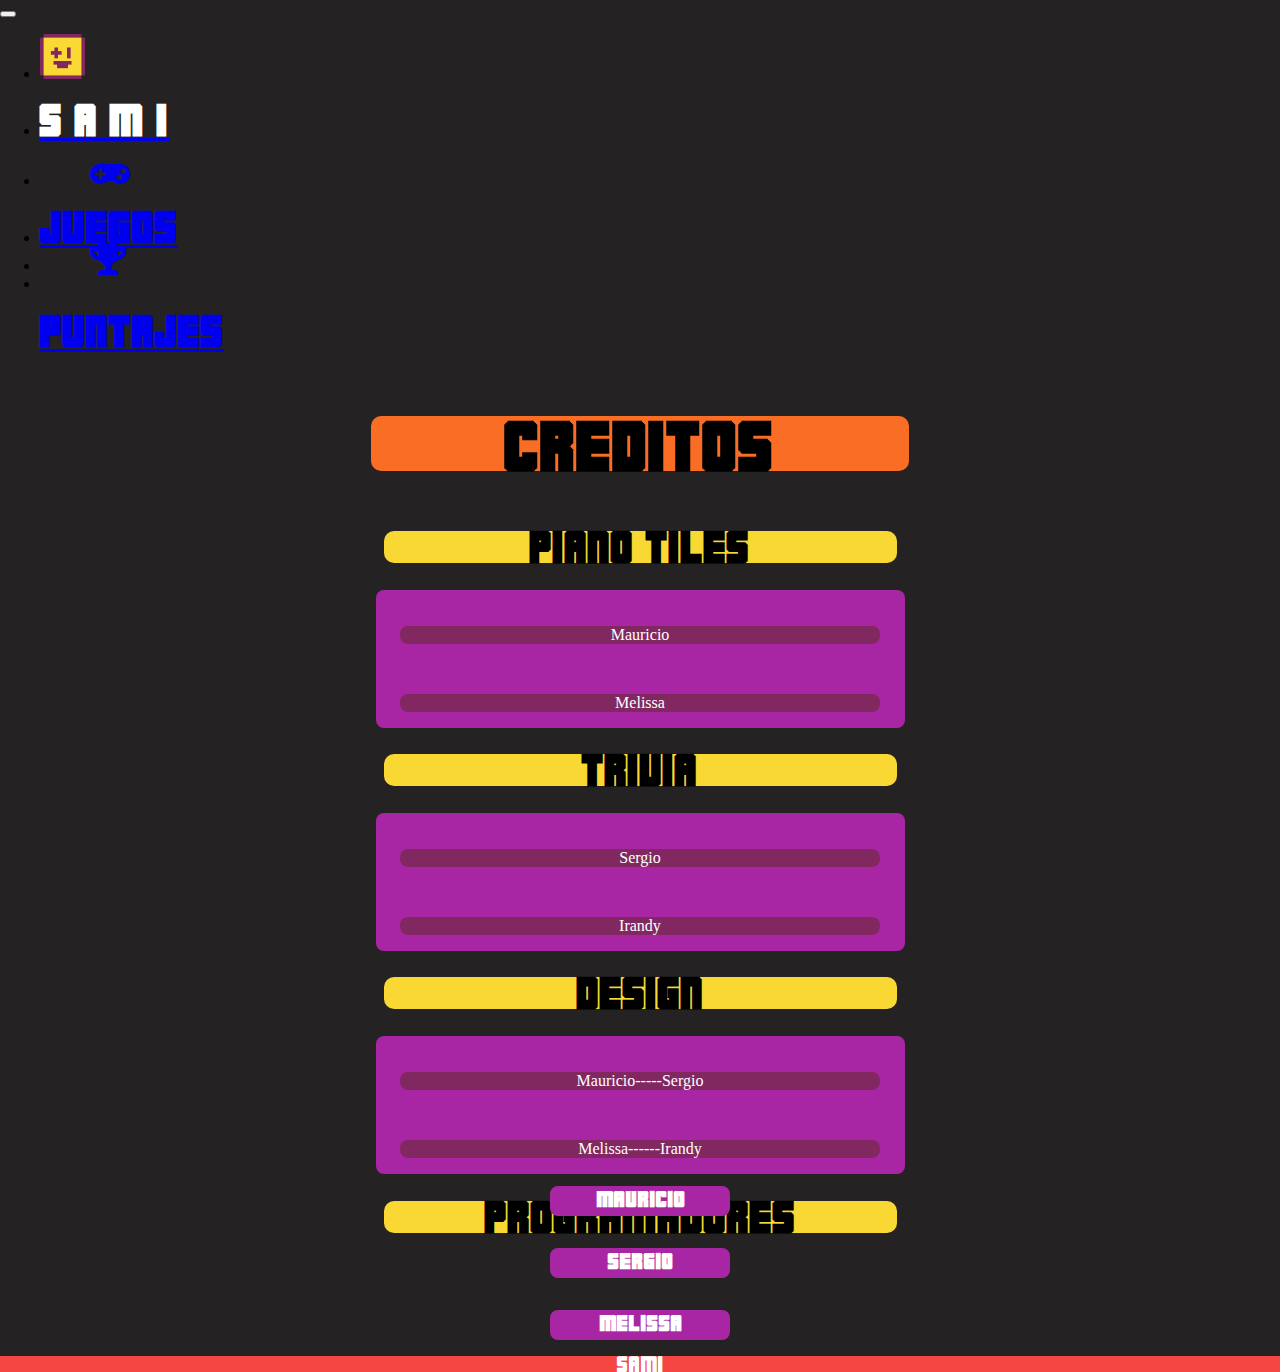
<file: templates/creditos.html>
<!DOCTYPE html>
<html lang="en">
<head>
    <meta charset="UTF-8">
    <meta http-equiv="X-UA-Compatible" content="IE=edge">
    <meta name="viewport" content="width=device-width, initial-scale=1.0">
    <link rel="icon" href="../statics/img/icon/favicon.png" type="image/png">
    <link href="https://cdn.jsdelivr.net/npm/bootstrap@5.0.1/dist/css/bootstrap.min.css" rel="stylesheet" integrity="sha384-+0n0xVW2eSR5OomGNYDnhzAbDsOXxcvSN1TPprVMTNDbiYZCxYbOOl7+AMvyTG2x" crossorigin="anonymous">
    <link rel="stylesheet" href="../libs/fontawesome-free-5.15.3-web/css/all.css">
    <link rel="stylesheet" href="https://cdnjs.cloudflare.com/ajax/libs/font-awesome/5.15.3/css/all.min.css">
    <link rel="stylesheet" href="../statics/styles/basics.css">
    <link rel="stylesheet" href="../statics/styles/creditos.css">
    <script src="../libs/bootstrap-5.0.1-dist/js/bootstrap.min.js"></script>
    <script src="../libs/jquery/jquery-3.6.0.min.js"></script>
    <title>Créditos</title>
</head>
<body>
  <nav id="navbar" class="navbar navbar-expand-xl navbar-light bg-danger"  style="padding: 0px;">
    <div class="container-xxl">
      <button class="navbar-toggler" type="button" data-bs-toggle="collapse" data-bs-target="#navbarNavDropdown" aria-controls="navbarNavDropdown" aria-expanded="false" aria-label="Toggle navigation">
        <span class="navbar-toggler-icon"></span>
      </button>
      <div class="collapse navbar-collapse" id="navbarNavDropdown">
        <ul class="navbar-nav">
          <li class="nav-item">
            <a class="nav-link active" aria-current="page" href="../index.html"><img src="../statics/img/icon/favicon.png" alt="Logo Sami Arcade" id="logo"></a>
          </li>
          <li class="nav-item">
            <a class="nav-link active" aria-current="page" href="../index.html" style="padding-right: 0px; padding-bottom: 0px;margin-right: 0px;"><h1  id="SAMI">S A M I</h1></a>
          </li>

          <li class="nav-item">
            <a class="nav-link active" aria-current="page" href="../templates/games.html" style="padding-right: 0px; padding-bottom: 0px; margin-left: 50px;"><i class="fas fa-gamepad fa-2x"></i></a>
          </li>
          <li class="nav-item">
            <a class="nav-link active" aria-current="page" href="../templates/games.html"  style="padding-right: 0px;  padding-bottom: 0px;  "><h1 class="barra">Juegos</h1></a>
          </li>

          <li class="nav-item">
            <a class="nav-link active" aria-current="page" href="../templates/puntajes.html" style="padding-right: 0px;  padding-bottom: 0px;margin-left: 50px; "><i class="fas fa-trophy fa-2x"></i></a>
          </li>
          <li class="nav-item">
            <a class="nav-link active" aria-current="page" href="../templates/puntajes.html" style="padding-left: 6px;  padding-bottom: 0px;  "><h1 class="barra">Puntajes</h1></a>
          </li>

        </ul>
      </div>
    </div>
  </nav>

    <div id="cont">
      <h1 id="titulo">CREDITOS</h1>
      <h2 class="subtitulo" id="piano">PIANO TILES</h2>
      <div id="c1">
        <div id="moradito1">
          <p>Mauricio</p><br><p>Melissa</p>
        </div>
      </div>
      <h2 class="subtitulo"id="trivia">TRIVIA</h2>
      <div id="c2">
        <div id="moradito2">
          <p>Sergio</p><br><p>Irandy</p>
        </div>
      </div>
      <h2 class="subtitulo" id="diseño">DESIGN</h2>
      <div id="c3">
        <div id="moradito3">
          <p>Mauricio-----Sergio</p>
          <br>
          <p>Melissa------Irandy</p>
        </div>
      </div>
      <h2 class="subtitulo" id="programadores">PROGRAMADORES</h2>
    </div>

    <div id="fotos">
      <div id="imgi">
        <img src="../statics/img/fotos/irandy.jpeg" alt="Irandy" >
      </div>
      <div  id="imgm">
        <img src="../statics/img/fotos/mauricio.jpeg" alt="Mauricio">
      </div>
      <div id="imgs">
        <img src="../statics/img/fotos/sergio.jpg" alt="Sergio" >
      </div>
      <div id="imgme">
        <img src="../statics/img/fotos/melisa.jpg" alt="Melissa" >
      </div>
    </div>
    
    <div id="morado">
      <h3 id="i">Irandy</h3>
      <h3 id="m">Mauricio</h3>
      <h3 id="s">Sergio</h3>
      <h3 id="me">Melissa</h3>
    </div>

    <div id="footer">SAMI</div>
    <script src="../dynamics/js/paletas.js"></script>
</body>
</html>
</file>
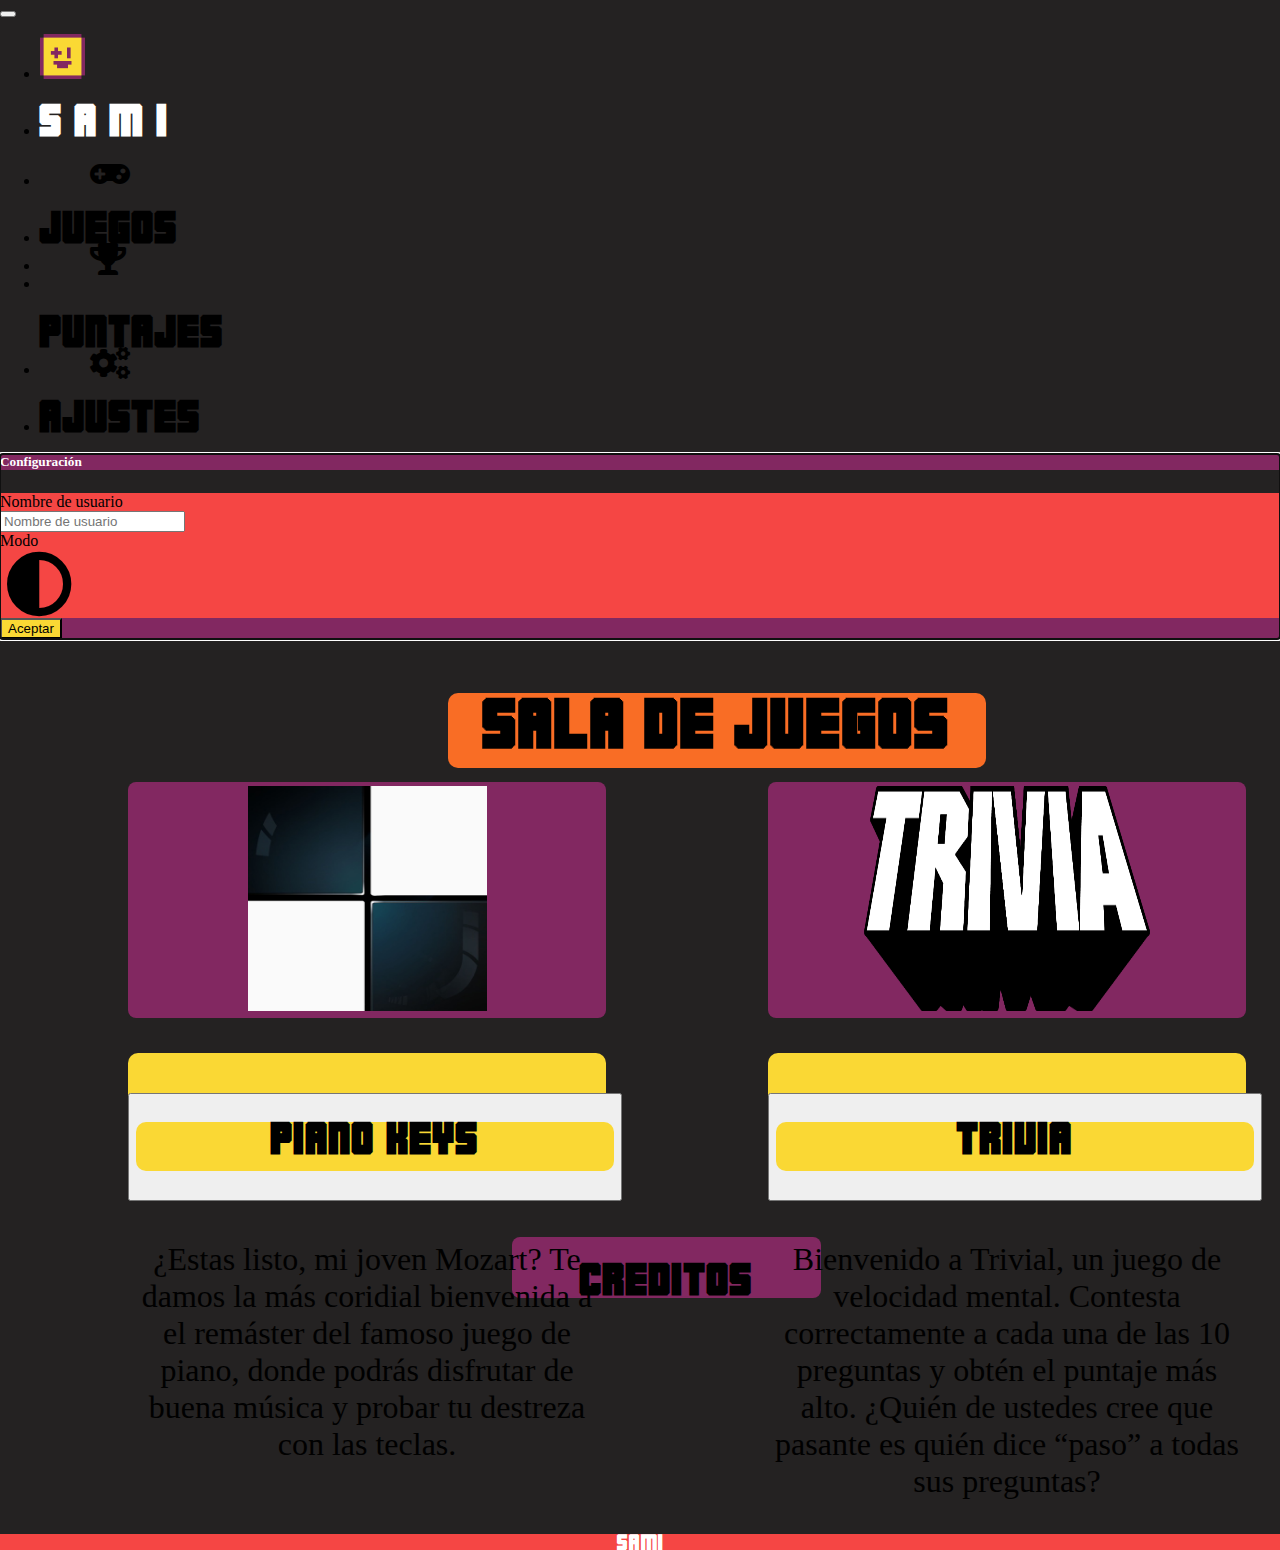
<file: templates/games.html>
<!DOCTYPE html>
<html lang="en">
<head>
    <meta charset="UTF-8">
    <meta http-equiv="X-UA-Compatible" content="IE=edge">
    <meta name="viewport" content="width=device-width, initial-scale=1.0">
    <link rel="icon" href="../statics/img/icon/favicon.png" type="image/png">
    <link href="https://cdn.jsdelivr.net/npm/bootstrap@5.0.1/dist/css/bootstrap.min.css" rel="stylesheet" integrity="sha384-+0n0xVW2eSR5OomGNYDnhzAbDsOXxcvSN1TPprVMTNDbiYZCxYbOOl7+AMvyTG2x" crossorigin="anonymous">
    <link rel="stylesheet" href="../libs/fontawesome-free-5.15.3-web/css/all.css">
    <link rel="stylesheet" href="https://cdnjs.cloudflare.com/ajax/libs/font-awesome/5.15.3/css/all.min.css">
    <link rel="stylesheet" href="../statics/styles/basics.css">
    <link rel="stylesheet" href="../statics/styles/game.css">
    <script src="../libs/bootstrap-5.0.1-dist/js/bootstrap.min.js"></script>
    <script src="../libs/jquery/jquery-3.6.0.min.js"></script>
    <title>Juegos</title>
</head>
    <body>
      <nav id="navbar" class="navbar navbar-expand-xl navbar-light bg-danger"  style="padding: 0px">
        <div class="container-xxl">
          <button class="navbar-toggler" type="button" data-bs-toggle="collapse" data-bs-target="#navbarNavDropdown" aria-controls="navbarNavDropdown" aria-expanded="false" aria-label="Toggle navigation">
            <span class="navbar-toggler-icon"></span>
          </button>
          <div class="collapse navbar-collapse" id="navbarNavDropdown">
            <ul class="navbar-nav">
              <li class="nav-item">
                <a class="nav-link active" aria-current="page" href="../index.html"><img src="../statics/img/icon/favicon.png" alt="Logo Sami Arcade" id="logo"></a>
              </li>
              <li class="nav-item">
                <a class="nav-link active" aria-current="page" href="../index.html" style="padding-right: 0px; padding-bottom: 0px;margin-right: 0px;"><h1  id="SAMI">S A M I</h1></a>
              </li>

              <li class="nav-item">
                <a class="nav-link active" aria-current="page" href="../templates/games.html" style="padding-right: 0px; padding-bottom: 0px; margin-left: 50px;"><i class="fas fa-gamepad fa-2x"></i></a>
              </li>
              <li class="nav-item">
                <a class="nav-link active" aria-current="page" href="../templates/games.html"  style="padding-right: 0px;  padding-bottom: 0px;  "><h1 class="barra">Juegos</h1></a>
              </li>

              <li class="nav-item">
                <a class="nav-link active" aria-current="page" href="../templates/puntajes.html" style="padding-right: 0px;  padding-bottom: 0px;margin-left: 50px; "><i class="fas fa-trophy fa-2x"></i></a>
              </li>
              <li class="nav-item">
                <a class="nav-link active" aria-current="page" href="../templates/puntajes.html" style="padding-left: 6px;  padding-bottom: 0px;  "><h1 class="barra">Puntajes</h1></a>
              </li>

              <li class="nav-item">
                <a id="iconAjust" class="nav-link active" aria-current="page" href="#" style="padding-right: 0px;  padding-bottom: 0px; margin-left: 50px;" data-bs-toggle="modal" data-bs-target="#staticBackdrop"><i class="fas fa-cogs fa-2x"></i></a>
              </li>
              <li class="nav-item">
                <a id="btnAjust" class="nav-link active" aria-current="page" href="#"  style="padding-right: 0px;  padding-bottom: 0px;" data-bs-toggle="modal" data-bs-target="#staticBackdrop"><h1 class="barra">Ajustes</h1></a>
              </li>
            </ul>
          </div>
        </div>
      </nav>

      <div class="modal fade" id="staticBackdrop" data-bs-backdrop="static" data-bs-keyboard="false" tabindex="-1" aria-labelledby="staticBackdropLabel" aria-hidden="true">
        <div class="modal-dialog">
          <div class="modal-content">
            <div class="modal-header">
              <h5 class="modal-title" id="staticBackdropLabel">Configuración</h5>
              <!---<button type="button" class="btn-close" data-bs-dismiss="modal" aria-label="Close"></button>----->
            </div>
              <div class="modal-body">
                <label for="nomUsuario">Nombre de usuario</label><br>
                <input id="nomUsuario" type="text" placeholder="Nombre de usuario" required>
                <br>
                <label id="modo" for="paleta">Modo</label><br>
                <button id="paleta" tabindex="0"><i class="fas fa-adjust fa-5x"></i></button>
              </div>
              <div class="modal-footer">
                <button id="cambiarUser" class="btn btn-secondary">Cambiar usuario</button>
                <button id="submitPalUser" class="btn btn-primary">Aceptar</button>
              </div>
          </div>
        </div>
      </div>
      <div id="cont">
        <h1 id="titulo">SALA DE JUEGOS</h1>
        <div id="cuadroJuego1">
          <a href="./piano.html"><img id="imgpiano" src="../statics/img/fotos/pianito.jpg" alt="Piano"></a>
        </div>
        <div class="accordion accordion-flush subtitulo esconder" id="piano">
          <div class="accordion-item">
            <h2 class="accordion-header" id="flush-headingOne">
              <button class="accordion-button collapsed bg-dark" type="button" data-bs-toggle="collapse" data-bs-target="#flush-collapseOne" aria-expanded="false" aria-controls="flush-collapseOne">
                <h2 class="subtitulo" id="piano">PIANO KEYS</h2>
              </button>
            </h2>
            <div id="flush-collapseOne" class="accordion-collapse collapse" aria-labelledby="flush-headingOne" data-bs-parent="#accordionFlushExample">
              <div class="accordion-body">¿Estas listo, mi joven Mozart? Te damos la más coridial bienvenida a el remáster del famoso juego de piano, donde podrás disfrutar de buena música y probar tu destreza con las teclas.</div>
            </div>
          </div>
        </div>
        <h2 class="subtitulo" id="piano">PIANO KEYS</h2>
        <div id="cuadroJuego2">
          <a href="./trivia.html"><img  id="imgtrivia" src="../statics/img/fotos/Trivia.png" alt="Piano"></a>
        </div>
        <div class="accordion accordion-flush subtitulo esconder" id="trivia">
          <div class="accordion-item">
            <h2 class="accordion-header" id="flush-headingTwo">
              <button class="accordion-button collapsed bg-dark" type="button" data-bs-toggle="collapse" data-bs-target="#flush-collapseTwo" aria-expanded="false" aria-controls="flush-collapseTwo">
                <h2 class="subtitulo" id="trivia">TRIVIA</h2>
              </button>
            </h2>
            <div id="flush-collapseTwo" class="accordion-collapse collapse" aria-labelledby="flush-headingTwo" data-bs-parent="#accordionFlushExample">
              <div class="accordion-body">Bienvenido a Trivial, un juego de velocidad mental. Contesta correctamente a cada una de las 10 preguntas y obtén el puntaje más alto. ¿Quién de ustedes cree que pasante es quién dice “paso” a todas sus preguntas?</div>
            </div>
          </div>
        </div>
        <h2 class="subtitulo"id="trivia">TRIVIA</h2>
        <a href="../templates/creditos.html" id="boton" ><h1>CREDITOS</h1></a>
      </div>
      <div id="footer">SAMI</div>
      <script src="../dynamics/js/games.js"></script>
    </body>
</html>
</file>
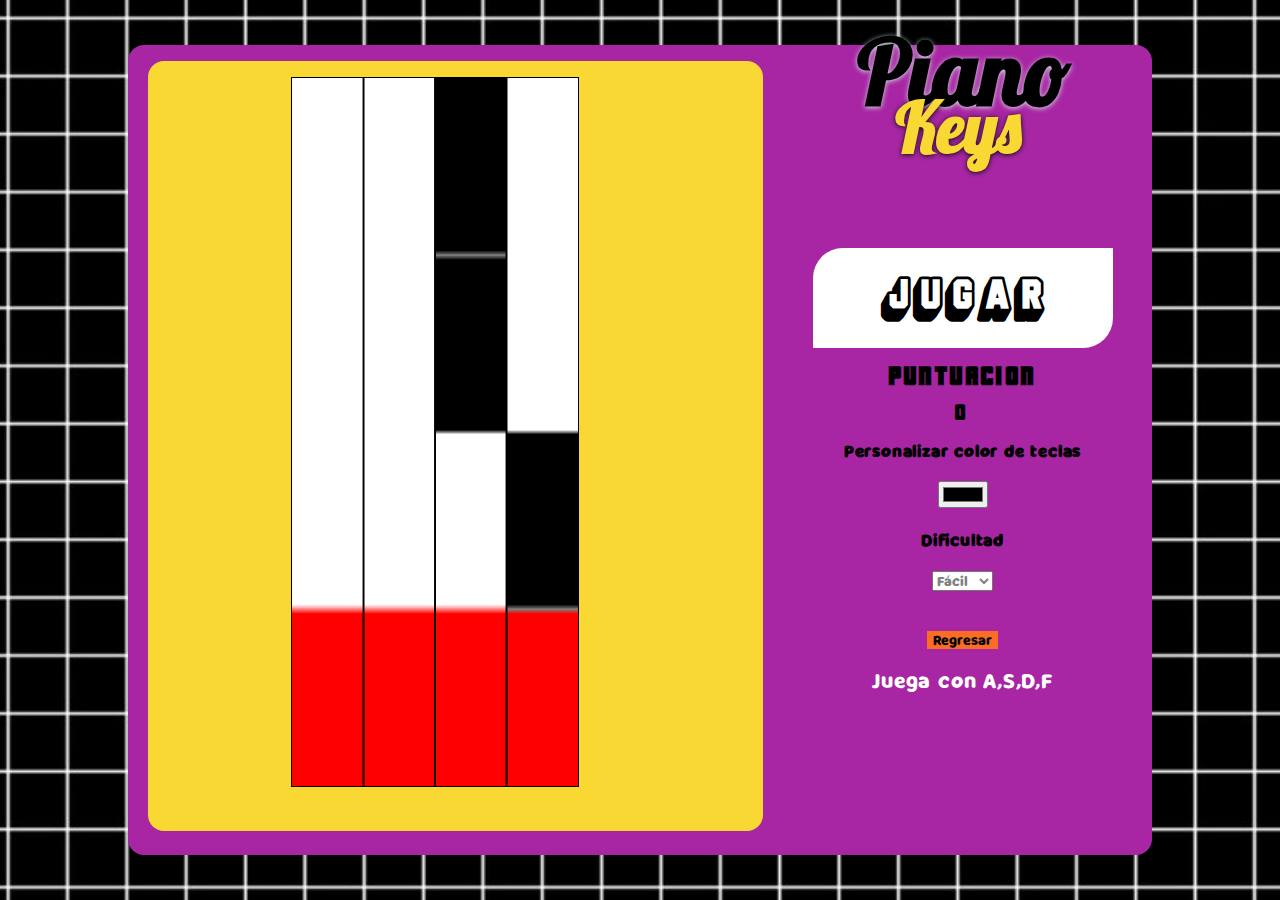
<file: templates/piano.html>
<!DOCTYPE html>
<html lang="es">
<head>
    <meta charset="UTF-8">
    <meta http-equiv="X-UA-Compatible" content="IE=edge">
    <meta name="viewport" content="width=device-width, initial-scale=1.0">
    <link rel="icon" href="../statics/img/icon/favicon.png" type="image/png">
    <link rel="stylesheet" href="../statics/styles/basics.css">
    <link rel="stylesheet" href="../statics/styles/piano.css">
    <script src="../libs/jquery/jquery-3.6.0.min.js"></script>
    <title>PianoKeys</title>
</head>
<body>
    <div id="juego">
        <h1 id="tituloJuego">Piano</h1> 
        <h1 id="prueba">Keys</h1>
        <div id="opciones">
            <div id="interno">
                <canvas id="piano"></canvas>
            </div>
            <div id="config">
                <button id="empezar" tabindex="1">JUGAR</button>
                <button id="reintentar">JUGAR DE NUEVO</button>
                <div id="puntuacion">
                    <h3>PUNTUACION</h3>
                    <span id="puntos">0</span>
                </div>
                <label for="input">
                    <h4>Personalizar color de teclas</h4>
                    <input type="color" name="color" id="color">
                </label>
                <label for="input">
                    <h4>Dificultad</h4>
                    <select id="dificultad">
                        <option value="F">Fácil</option>
                        <option value="M">Medio</option>
                        <option value="D">Difícil</option>
                    </select>
                </label>
                <label>
                    <br><br><br>
                    <a href="./games.html"><button id="regresar">Regresar</button></a>
                </label>
                <br><br>
                <span id="teclas">Juega con A,S,D,F</span>
            </div>
            <script src="../dynamics/js/piano.js"></script>
        </div>
    </div>
</body>
</html>
</file>
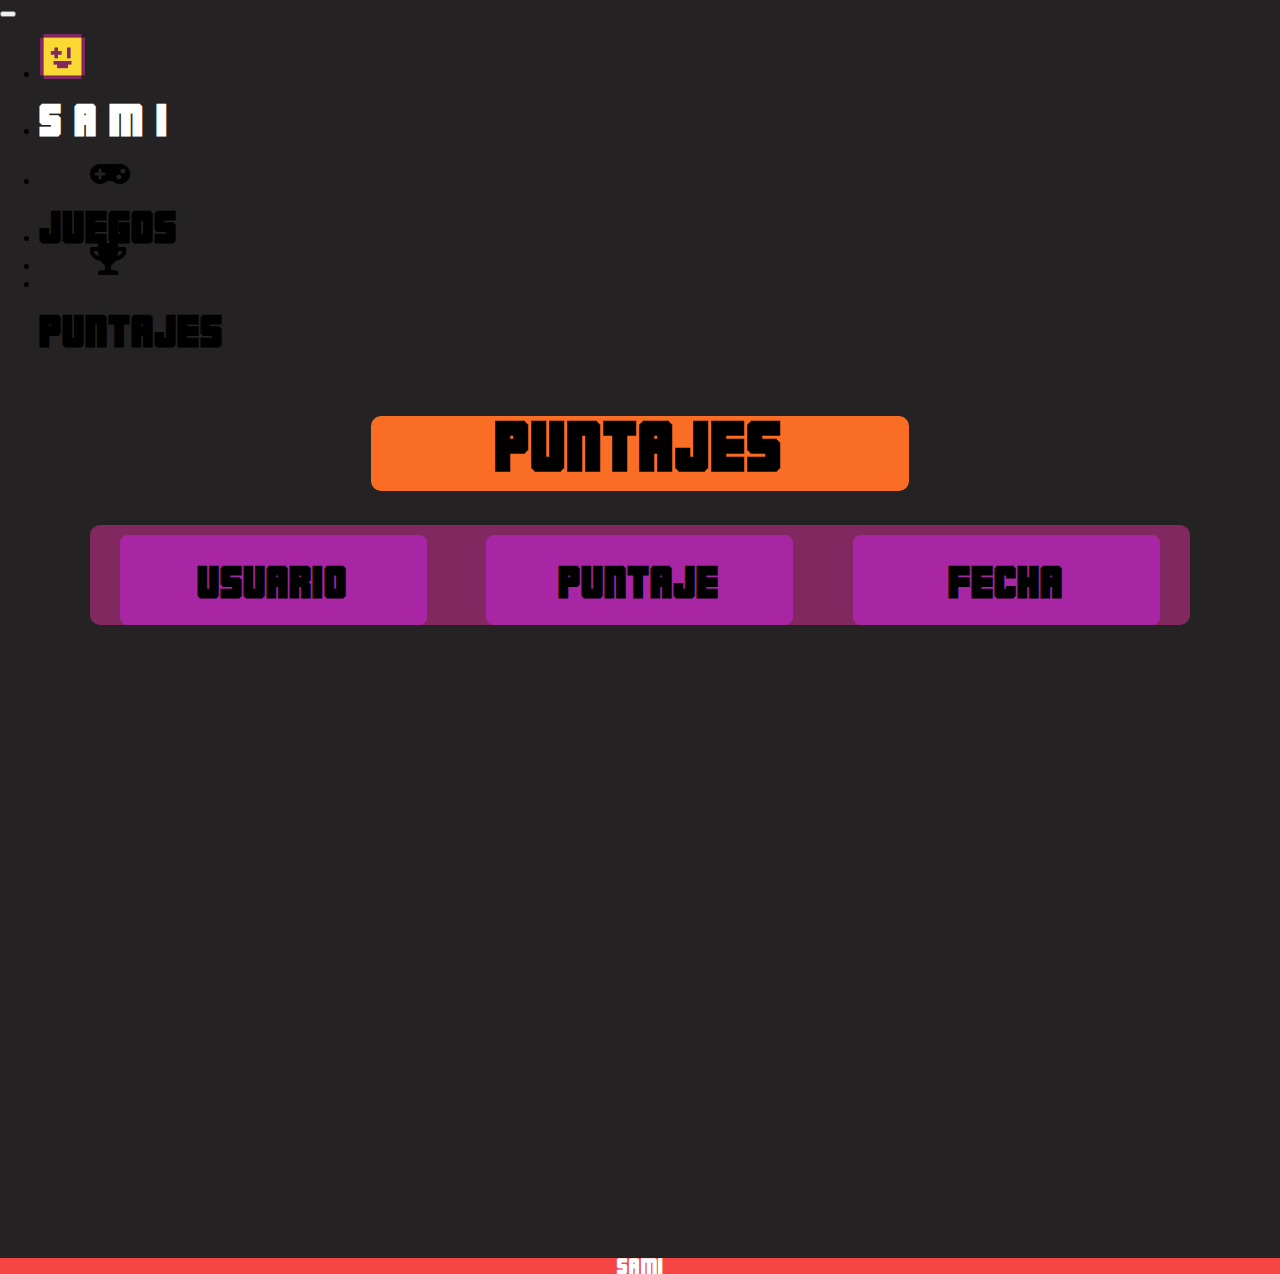
<file: templates/puntajes.html>
<!DOCTYPE html>
<html lang="en">
<head>
    <meta charset="UTF-8">
    <meta http-equiv="X-UA-Compatible" content="IE=edge">
    <meta name="viewport" content="width=device-width, initial-scale=1.0">
    <link rel="icon" href="../statics/img/icon/favicon.png" type="image/png">
    <link href="https://cdn.jsdelivr.net/npm/bootstrap@5.0.1/dist/css/bootstrap.min.css" rel="stylesheet" integrity="sha384-+0n0xVW2eSR5OomGNYDnhzAbDsOXxcvSN1TPprVMTNDbiYZCxYbOOl7+AMvyTG2x" crossorigin="anonymous">
    <link rel="stylesheet" href="../libs/fontawesome-free-5.15.3-web/css/all.css">
    <link rel="stylesheet" href="https://cdnjs.cloudflare.com/ajax/libs/font-awesome/5.15.3/css/all.min.css">
    <link rel="stylesheet" href="../statics/styles/basics.css">
    <link rel="stylesheet" href="../statics/styles/puntaje.css">
    <script src="../libs/bootstrap-5.0.1-dist/js/bootstrap.min.js"></script>
    <script src="../libs/jquery/jquery-3.6.0.min.js"></script>
    <title>Puntajes</title>
</head>
    <body>
      <nav id="navbar" class="navbar navbar-expand-xl navbar-light bg-danger"  style="padding: 0px">
        <div class="container-xxl">
          <button class="navbar-toggler" type="button" data-bs-toggle="collapse" data-bs-target="#navbarNavDropdown" aria-controls="navbarNavDropdown" aria-expanded="false" aria-label="Toggle navigation">
            <span class="navbar-toggler-icon"></span>
          </button>
          <div class="collapse navbar-collapse" id="navbarNavDropdown">
            <ul class="navbar-nav">
              <li class="nav-item">
                <a class="nav-link active" aria-current="page" href="../index.html"><img src="../statics/img/icon/favicon.png" alt="Logo Sami Arcade" id="logo"></a>
              </li>
              <li class="nav-item">
                <a class="nav-link active" aria-current="page" href="../index.html" style="padding-right: 0px; padding-bottom: 0px;margin-right: 0px;"><h1  id="SAMI">S A M I</h1></a>
              </li>

              <li class="nav-item">
                <a class="nav-link active" aria-current="page" href="../templates/games.html" style="padding-right: 0px; padding-bottom: 0px; margin-left: 50px;"><i class="fas fa-gamepad fa-2x"></i></a>
              </li>
              <li class="nav-item">
                <a class="nav-link active" aria-current="page" href="../templates/games.html"  style="padding-right: 0px;  padding-bottom: 0px;  "><h1 class="barra">Juegos</h1></a>
              </li>

              <li class="nav-item">
                <a class="nav-link active" aria-current="page" href="../templates/puntajes.html" style="padding-right: 0px;  padding-bottom: 0px;margin-left: 50px; "><i class="fas fa-trophy fa-2x"></i></a>
              </li>
              <li class="nav-item">
                <a class="nav-link active" aria-current="page" href="../templates/puntajes.html" style="padding-left: 6px;  padding-bottom: 0px;  "><h1 class="barra">Puntajes</h1></a>
              </li>

            </ul>
          </div>
        </div>
      </nav>

        <div id="cont">
            <h1 id="titulo">Puntajes</h1>
            <div id="tabla1">
                <div class="usuarioP"><h2>usuario</h2></div>
                <div class="puntajeP"><h2>Puntaje</h2></div>
                <div class="fechaP"><h2> FECHA</h2></div>
            </div>
        </div>
        <div id="footer">SAMI</div>
        <script src="../dynamics/js/paletas.js"></script>
        <script src="../dynamics/js/puntaje.js"></script>
    </body>
</html>
</file>
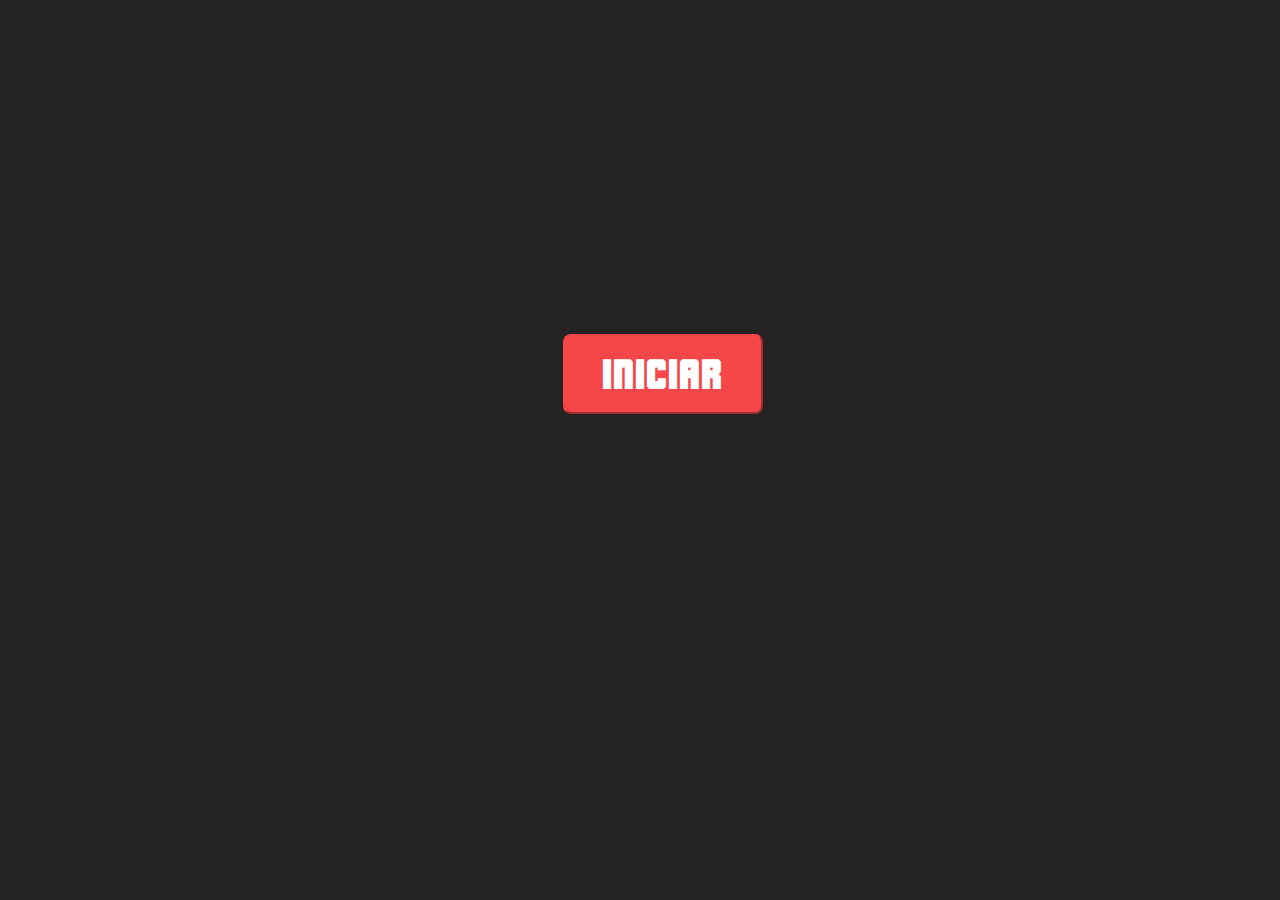
<file: templates/trivia.html>
<!DOCTYPE html>
<html>
  <head>
    <meta charset="utf-8">
    <meta name="viewport" content="width=device-width">
    <link rel="icon" href="../statics/img/icon/favicon.png" type="image/png">
    <title>Trivia</title>
    <link href="../statics/styles/trivia.css" rel="stylesheet" type="text/css" />
    <link rel="stylesheet" href="../statics/styles/basics.css">
  </head>
  <body>
    <input type="submit" id="inicio" value="iniciar">
    <div id="tiempo"></div>
    <div id="resultsbue"><h1>Preguntas buenas:</h1> 
     <div id="buenas"></div>
    </div><br><br>
    <div id="resultsmal"><h1>Preguntas malas:</h1> 
     <div id="malas"></div>
    </div>
    <div id="pregunta"></div>
    <div id="respuestas" class="container">
      <div id="res1" class="item"></div>
      <div id="res2" class="item"></div>
      <div id="res3" class="item"></div>
      <div id="res4" class="item"></div>
    </div>
    <div id="temae">
      <label for="tema" id="vamos"><h1>¡Vamos, Escoge un tema para inicar!</h1></label><br><br>
        <select name="tema" id="tema">
          <option value="ocio">Ocio y Cultura</option>
          <option value="historia">Historia</option>
          <option value="mate">Matemáticas</option>
          <option value="C">Programación en lenguaje C</option>
        </select>
    </div>
    <div>
      <a id="Regreso" href="../templates/games.html">REGRESAR</a>
    </div>
    <script src="../dynamics/js/trivia.js"></script>
  </body>
</html>
</file>
<file: statics/styles/basics.css>
/*=FUENTES
---------------------------------------------*/
/*ESPECIALES*/
@font-face {
    font-family:"m23";
    src: url("../fonts/m23.TTF");
}
@font-face {
    font-family: "Happy";
    src: url("../fonts/MilkyNice.otf");
}
@font-face {
    font-family: "Shadow";
    src: url("../fonts/Deep\ Shadow.ttf");
}
@font-face {
    font-family: "Lobster";
    src: url("../fonts/Lobster-Regular.ttf");
}
/*=COLORES
---------------------------------------------*/
:root{
    --rojo: #F54644;
    --amarillo: #FAD834;
    --naranja: #F96D25;
    --morado2: #822861;
    --morado1: #A826A4;
    --blanco: white;
}
body{
    background-color: #242222;
    margin: 0;
}

h1{
    font-family:"m23";
}
h2{
    font-family:"m23";
}
#trofeo{
    width: 45px;
    height: 45px;
}
#SAMI{
    font-family:"m23";
    font-size:32px;
    color: white;
}
.barra{
    font-size:32px;
    margin-bottom: 0%;
}
#SAMI:hover{
    color: var(--amarillo);
}
.barra:hover,i:hover, #boton:hover{
    color: white;
}
#logo:hover{
    width: 50px;
    height: 50px;
    padding-top: 0px;
    padding-bottom: 0px;
}
#titulo{
    font-size:50px;

    height: 70px;
    width: 538px;
    padding-top: 5px;
    background-color: var(--naranja);
    border-radius: 10px;

    grid-column-start: 8;
    grid-column-end: 8;
    grid-row-start: 1;
    grid-row-end: 1; 
    text-align: center;
}
.subtitulo{
    font-size: 32px;

    height: 49px;
    width: 513px;
    background-color: var(--amarillo);
    border-radius: 10px;

    text-align: center;
}
#logo{
    width: 45px;
    height: 45px;
}
#footer{
    bottom: 100%;
    font-family: "m23";
    display: flex;
    flex-direction: row;
    flex-wrap: nowrap;
    justify-content: center;
    background-color: var(--rojo);
    color: white;
}
</file>
<file: statics/styles/creditos.css>
/*=Division General
---------------------------------------------*/
#cont{
    display: grid;
    height: 700px;
    grid-template-columns: 5% 5% 5% 5% 5% 5% 5% 5% 5% 5% 5% 5% 5% 5% 5% 5% 5% 5% 5% 5%;
    grid-template-rows:    7% 7% 7% 2.5% 7% 7% 7% 7% 2.5% 7% 7% 7% 7% 7% ;
    padding-top: 20px;
}
/*=CUADROS DE CONTENIDO
---------------------------------------------*/
#c1, #c2, #c3, #c4{
    background-color: var(--morado1);
    height: 150px;
    width: 529px;
    border-radius: 8px;
}
/*=Subtitulos & cuadros
---------------------------------------------*/
#moradito1, #moradito2, #moradito3{
    display: flex;
    padding-top: 20px;
    flex-direction:column;
    flex-wrap: nowrap;
    align-items: center;
    align-content: center;
}
p{
    background-color: #822861;
    color: white;
    width: 480px;
    border-radius: 8px;
    text-align: center;
}
#piano{
    grid-column-start:4;
    grid-column-end:4;
    grid-row-start:3;
    grid-row-end:3;
}
#c1{
    grid-column-start: 4;
    grid-column-end: 4;
    grid-row-start: 5;
    grid-row-end: 5;
}

#trivia{
    grid-column-start: 12;
    grid-column-end: 12;
    grid-row-start:3;
    grid-row-end:3;
}
#c2{
    grid-column-start: 12;
    grid-column-end: 12;
    grid-row-start:5;
    grid-row-end:5;
}

#diseño{
    grid-column-start: 8;
    grid-column-end: 8;
    grid-row-start: 9;
    grid-row-end: 9;
    z-index: 2;;
}
#c3{
    grid-column-start: 8;
    grid-column-end: 8;
    grid-row-start: 11;
    grid-row-end: 11;
    z-index: 1;
}

#programadores{
    grid-column-start: 8;
    grid-column-end: 8;
    grid-row-start: 15;
    grid-row-end: 15;
}
/*=fotos
---------------------------------------------*/
#fotos{
    width: 100%;
    display: flex;
    justify-content: space-around;
}
#fotos>div>img{
    
    width: 220px;
    height: 220px;
    box-sizing: border-box;
    border-radius: 10px;
}
#imgi{
    z-index: 100000;
}
#imgm{
    z-index: 10000;
}
#imgs{
    z-index: 1000;
}
#imgme{
    z-index: 1000;
}


#morado{
    width: 100%;
    display: flex;
    justify-content: space-around;
    margin-top: 2%;;
}
#morado h3{
    width: 180px;
    height: 30px;

    font-family: "m23";
    color: white;
    font-size: medium;
    text-align: center;

    box-sizing: border-box;
    background-color: var(--morado1);

    padding-top: 5px;
    border-radius: 8px;
}

/*=ADAPTABILIDAD
---------------------------------------------*/
@media screen and (max-width: 1330px){
    #cont{
        display: flex;
        flex-direction:column;
        flex-wrap: nowrap;
        align-items: center;
    }
    #fotos{
        display: none;
    }
    #morado{
        display: flex;
        flex-direction:column;
        flex-wrap: nowrap;
        justify-content: center;
        align-items: center;
    }
    #morado h3{
        padding-left: 2px;
    }
}
</file>
<file: statics/styles/game.css>
/*=Division General
---------------------------------------------*/
#cont{
    display: grid;
    height: 875px;
    grid-template-columns: 5% 5% 5% 5% 5% 5% 5% 5% 5% 5% 5% 5% 5% 5% 5% 5% 5% 5% 5% 5%;
    grid-template-rows:    7% 7% 7% 2.5% 7% 7% 2.5% 2.5% 2.5% 7% 7% 7% 7% ;
    padding-top: 20px;
}
.subtitulo{
    font-size: 32px;
    height: 49px;
    width: 478px;
    background-color: var(--amarillo);
    border-radius: 10px;

    text-align: center;
}
#cuadroJuego1, #cuadroJuego2{
    background-color: var(--morado2);
    height: 236px;
    width: 478px;
    border-radius: 8px;
}
#piano{
    grid-column-start: 3;
    grid-column-end: 3;
    grid-row-start:10;
    grid-row-end:10;
}
#cuadroJuego1{
    grid-column-start: 3;
    grid-column-end: 3;
    grid-row-start: 10;
    grid-row-end: 3;
}

#trivia{
    grid-column-start: 13;
    grid-column-end: 13;
    grid-row-start:10;
    grid-row-end:10;
}
#cuadroJuego2{
    grid-column-start: 13;
    grid-column-end: 13;
    grid-row-start: 3;
    grid-row-end: 3;
}
a{
    text-decoration:none;
    color: black;
}
#paleta{
    border:0;
    background-color: transparent;
}
.modal-header{
    background-color: var(--morado2);
    color: white;
}
.modal-body{
    background-color: var(--rojo);
}
.modal-footer{
    background-color: var(--morado2);
}
#submitPalUser{
    background-color: var(--amarillo);
    color: black;
}
#cambiarUser{
    background-color: var(--naranja);
}
#boton{
    background-color: var(--morado2);
    height: 61px;
    width: 309px;
    border-radius: 8px;

    grid-column-start: 9;
    grid-column-end: 9;
    grid-row-start: 13;
    grid-row-end: 13; 
    text-align: center;
}
#boton>h1{
    padding-top: 5px;
}
.esconder{
    z-index:2;
}
#imgpiano{
    position: relative;
    top:2%;
    left: 25%;
    width: 50%;
    height: 95%;
    cursor: pointer;
}
#imgtrivia{
    position: relative;
    top:2%;
    left: 20%;
    width: 60%;
    height: 95%;
    cursor: pointer;
}

/*=ADAPTABILIDAD
---------------------------------------------*/
@media screen and (max-width: 1200px){
    #cont{
        display: flex;
        flex-direction:column;
        flex-wrap: nowrap;
        align-items: center;
    }
    .esconder{
        display: none;
    }

}
</file>
<file: statics/styles/piano.css>
/*=body-------------------------------------------------------------------------------------------------------------*/
body{
    margin: 0;
}
h1{
    position: absolute;
    left:67%;
    top:-5%;
    font-size: 90px;
    font-family: "Lobster";
    z-index: 2;
    color: black;
    text-shadow:0px 3px 8px transparent,
        0px 1px 5px rgb(211, 228, 228);
}
#prueba{
    position: absolute;
    left: 70%;
    top: 4%;
    color: #FAD834;
    font-size: 70px;
    text-shadow:0px 3px 8px transparent,
        0px 1px 5px rgb(12, 12, 12);

}
#juego{
    display: flex;
    flex-direction: column;
    align-items: center;
    margin: 0;
    height: 100vh;
    background-image: url("../img/fotos/fondopiano.jpg");
    background-repeat: no-repeat;
    background-size: cover;
    text-align: center;
}
#opciones{
    border-radius: 1em 1em 1em 1em;
    position: absolute;
    top:5%;
    width: 80%;
    height: 90%;
    background-color: #A826A4;
}
#interno{
    border-radius: 1em 1em 1em 1em;
    position: absolute;
    left: 2%;
    top: 2%;
    width: 60%;
    height: 95%;
    background-color: #FAD834;
}
#config{
    font-family:"happy";
    position: absolute;
    right: 0%;
    top:25%;
    background-color: transparent;
    width: 37%;
    height: 60%;
    align-items: center;
    letter-spacing: 0.05em;

}
#empezar, #reintentar{
    font-family:"Shadow";
    font-size: 30px;
    border:none;
    border-radius: 1em 0 1em 0;
    width: 300px;
    height: 100px;
    background-color: white;
    cursor:pointer;
}
button:hover{
    background: rgb(131,58,180);
    background: linear-gradient(90deg, rgba(131,58,180,1) 0%, rgba(253,29,29,1) 50%, rgba(252,176,69,1) 100%);
    color: white;
}
select{
    font-family: "happy";
    color: gray;
}
#reintentar{
    font-size: 20px;
}
#puntuacion{
    font-family: "m23";
    letter-spacing: 0.15em;
}
#regresar{
    font-family: "happy";
    border:none;
    background-color:#F96D25;
    cursor: pointer;

}
#teclas{

    color: white;
    font-size: 20px;
}
canvas{
    position: absolute;
    top: 2%;
    right: 30%;
    border: 1px solid black;
    background-color: white;
    width: 286px;
    height: 92%;
}
</file>
<file: statics/styles/puntaje.css>
/*=Division General
---------------------------------------------*/
#cont{
    display: grid;
    height: 875px;
    grid-template-columns: 5% 5% 5% 5% 5% 5% 5% 5% 5% 5% 5% 5% 5% 5% 5% 5% 5% 5% 5% 5%;
    grid-template-rows:    7% 7% 7% 2.5% 7% 7% 2.5% 2.5% 2.5% 7% 7% 7% 7% ;
    justify-items:last baseline;
    padding-top: 20px;
}
.subtitulo{
    font-size: 32px;

    height: 49px;
    width: 538px;
    background-color: var(--amarillo);
    border-radius: 10px;

    text-align: center;
}
h2{
    font-family: "m23";
    font-size: 32px ;
    padding-top: 5px;
    text-align: center;
}
#tabla1{
    background-color: var(--morado2);
    height: 500px;
    height: max-content;
    width: 1100px;
    border-radius: 10px;
}

#piano{
    grid-column: 8;
    grid-row-start:3;
    grid-row-end:3;
}
#tabla1{
    display: flex;
    grid-column: 5;
    grid-row-start: 4;
    grid-row-end: 4;
    justify-content: space-around;
    
}

.usuarioP{
    background-color: var(--morado1);
    height: 47px;
    width: 307px;
    margin-top: 10px;
    border-radius: 8px;
}
.puntajeP{
    background-color: var(--morado1);
    height: 47px;
    width: 307px;
    margin-top: 10px;
    border-radius: 8px;
}
.fechaP{
    background-color: var(--morado1);
    height: 47px;
    width: 307px;
    margin-top: 10px;
    border-radius: 8px;
}
.fechaP, .puntajeP, .usuarioP{
    height: max-content;
}
p{
    font-family: "m23";
    font-size: 1em;
    text-align: center;
    color: azure;
}
#trivia{
    grid-column: 8;
    grid-row-start:12;
    grid-row-end:12;
}

#tabla2{
    display: flex;
    grid-column: 5;
    grid-row-start: 13;
    grid-row-end: 13;
    justify-content: space-around;
    
}

.usuarioT{
    background-color: var(--morado1);
    height: 47px;
    width: 307px;
    margin-top: 10px;
    border-radius: 8px;
}
.puntajeT{
    background-color: var(--morado1);
    height: 47px;
    width: 307px;
    margin-top: 10px;
    border-radius: 8px;
}
.fechaT{
    background-color: var(--morado1);
    height: 47px;
    width: 307px;
    margin-top: 10px;
    border-radius: 8px;
}

a{
    text-decoration:none;
    color: black;
}
#boton{
    background-color: var(--morado2);
    height: 61px;
    width: 309px;
    border-radius: 8px;

    grid-column-start: 9;
    grid-column-end: 9;
    grid-row-start: 13;
    grid-row-end: 13; 
    text-align: center;
}

/*=ADAPTABILIDAD
---------------------------------------------*/
@media screen and (max-width: 1330px){
    #cont{
        display: flex;
        flex-direction:column;
        flex-wrap: nowrap;
        align-items: center;
    }

}
</file>
<file: statics/styles/trivia.css>
body{
    margin: 0;
    background: rgb(42, 42, 42);
}
.container{
  width: 800px;
  height: 500px;
  margin: auto;
  display: flex;
  flex-wrap: wrap;
  justify-content: space-between;
}
.item{
  color:azure;
  width: 150px;
  height: 110px;
  align-self: flex-end;
  border-radius: 8px;
  display: none;
  text-align: center;
  padding-top: 30px;
  font-size: 25px;
}
#res1{
  background-color: #FAD834;
}
#res2{
  background-color: #822861;
}
#res3{
  background-color: #F96D25;
}
#res4{
  background-color:#A826A4
}
#temae{
  display: none;
}
#inicio{
  height: 80px;
  width: 200px;
  font-family:"m23";
  background-color: #F5464A;
  border-color: #F5464A;
  border-radius: 8px;
  color: white;
  position: absolute;
  bottom: 54%;
  left: 44%;
  font-size: 30px;
}
#temae{
  height: 110px;
  width: 500px;
  color: white;
  background: #822861;
  text-align: center;
  border-radius: 8px;
  position: absolute;
  bottom: 54%;
  left: 33%;
  font-size: 40px;
}
#tiempo{
  color: white;
  font-size:40px;
}
#pregunta{
  position: absolute;
  background-color:#F5464A;
  color: white;
  width: 30%;
  text-align: center;
  border-radius: 8px;
  left: 35%;
  font-size:40px;
}
#buenas{
  margin-top: 15px;
  font-size:45px;
  color: var(--naranja);
  font-family:"m23";
  display: none;
}
#malas{
  margin-top: 15px;
  font-size:45px;
  color: var(--naranja);
  font-family:"m23";
  display: none;
}
#resultsbue{
   display: none;
}
#resultsbue>h1{
  font-size:38px;
  color: white;
  font-family:"m23";
}
#resultsmal{
   display: none;
}
#resultsmal>h1{
  font-size:38px;
  color: white;
  font-family:"m23";
}
#resultsbue{
  position: absolute;
  background-color:#FAD834;
  width: 250px;
  height: 200px;
  border-radius: 8px;
  color:azure;
  font-size: 60px;
  left: 55%;
  bottom: 40%;
  text-align: center;
}
#resultsmal{
  position: absolute;
  background-color:#A826A4;
  width: 250px;
  height: 200px;
  border-radius: 8px;
  color:azure;
  font-size: 60px;
  bottom: 40%;
  left: 30%;
  text-align: center;
}
#vamos>h1{
  margin-top: 15px;
  font-size:42px;
  color:white;
  font-family:"m23";
}
#tiempo{
  text-align: center;
  font-size: 65px;
  color:white;
  font-family:"m23";
}
#Regreso{
  text-decoration: none;
  text-align: center;
  color:white;
  font-family:"m23";
  font-size:60px;
  bottom: 75%;
  display: none;
}
#Regreso:hover{
  color: var(--naranja);
}
</file>
